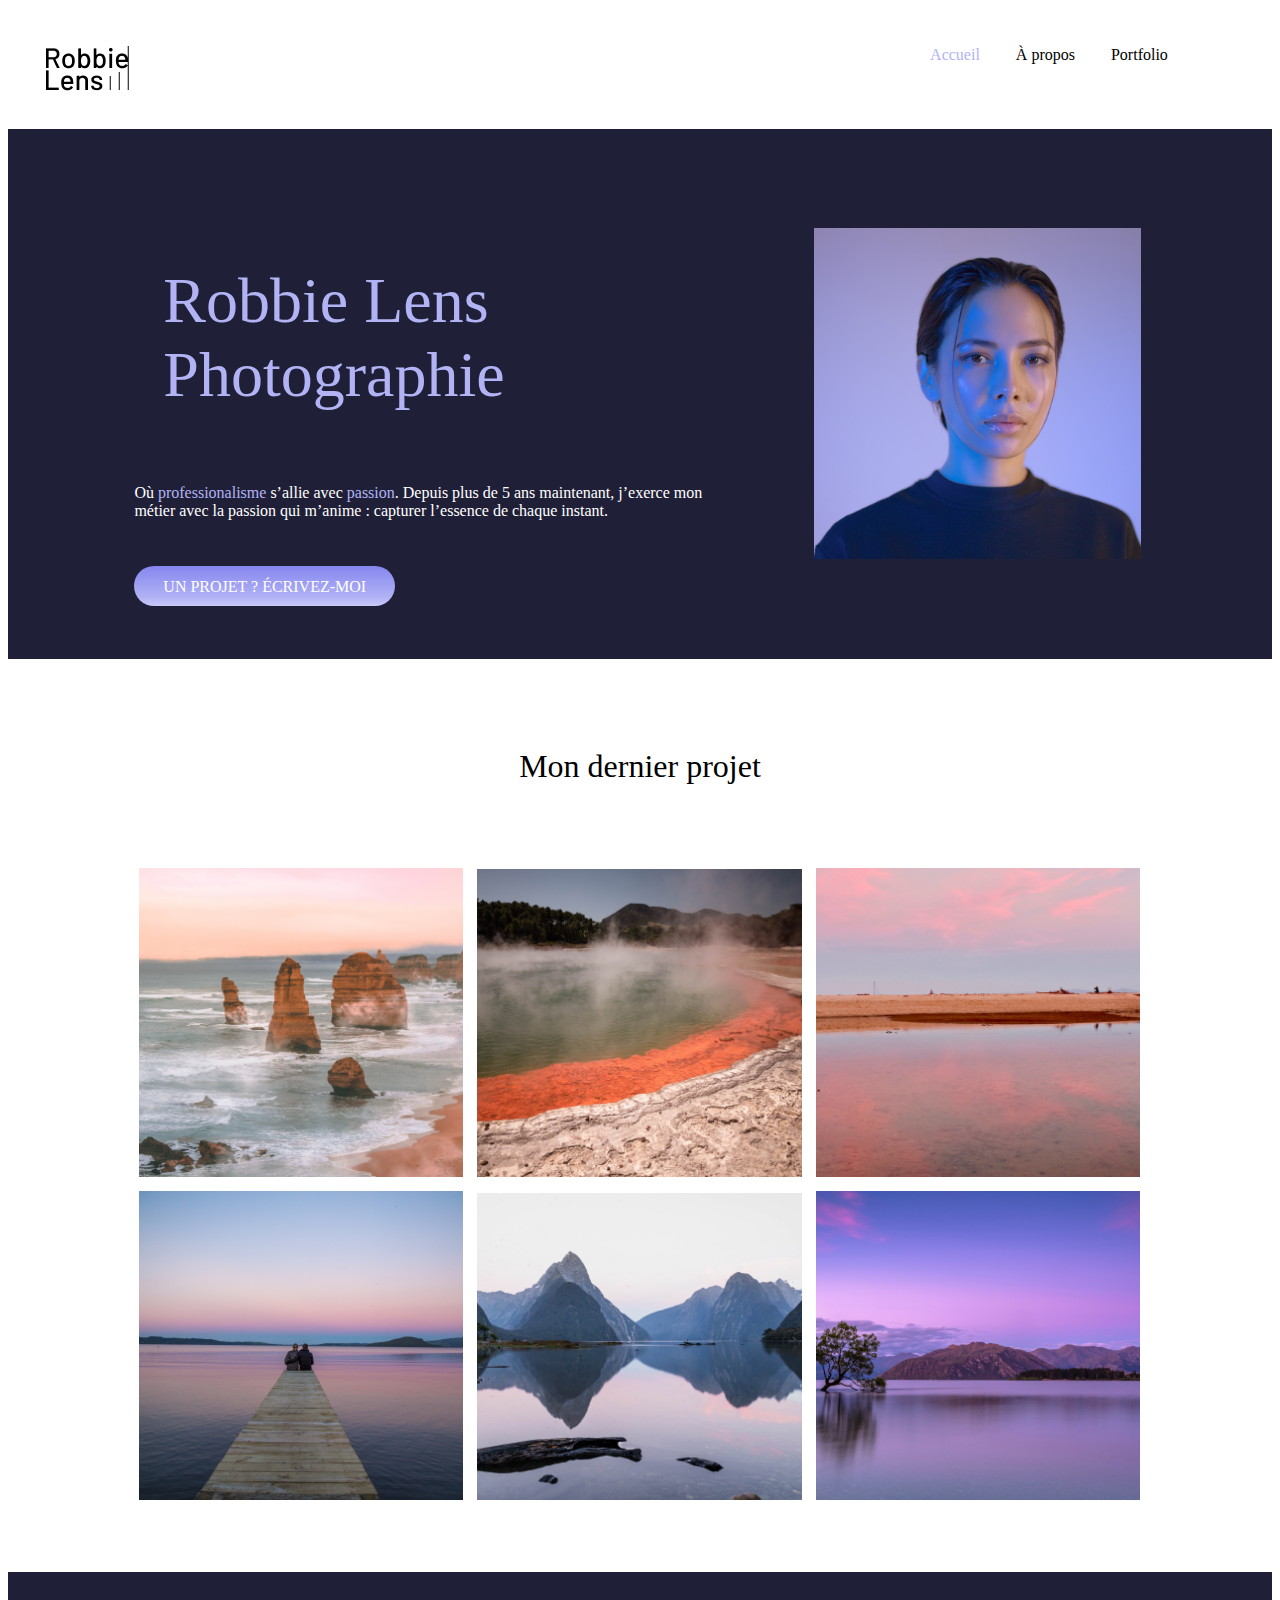
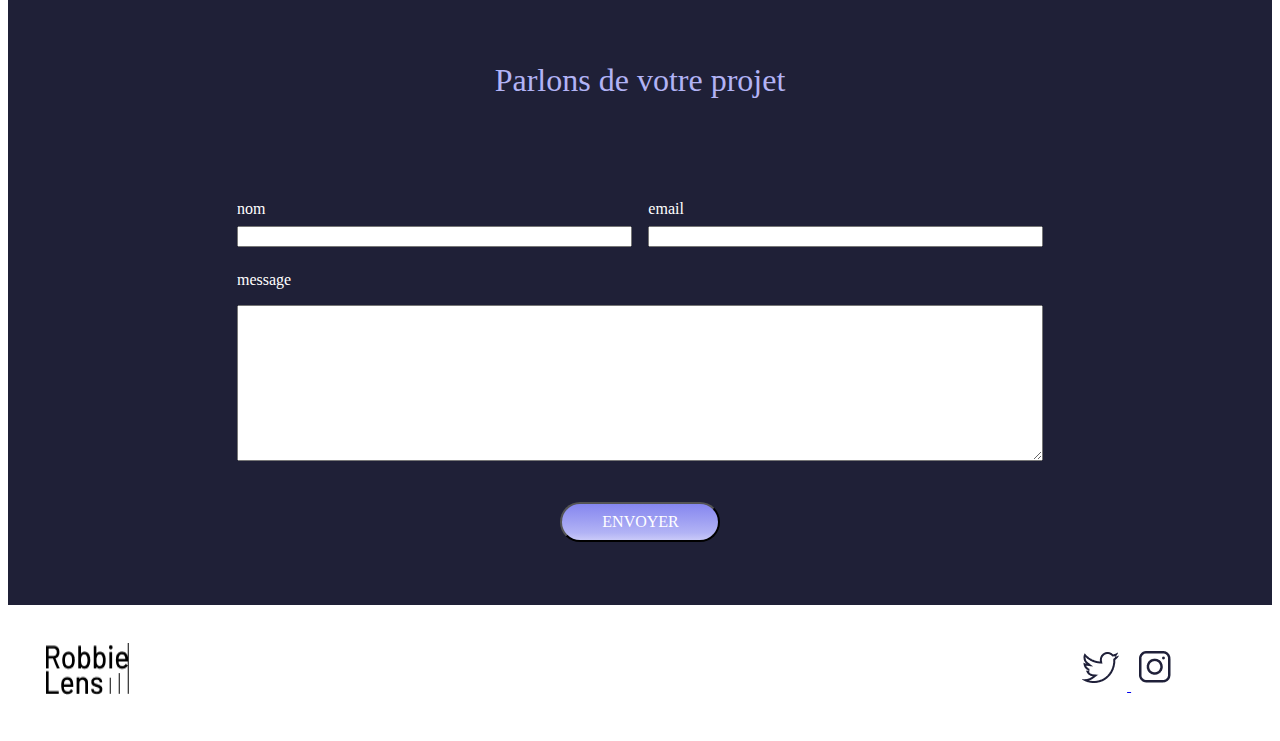
<file: index.html>
<!DOCTYPE html>
<html lang="fr">

<head>
    <meta charset="utf-8" >
    <title>Accueil - Robbie Lens Photographie</title>
    <link rel="stylesheet" href="style.css" />
</head>

<body>
    <header>
        <nav>
            <img src="images/logo.png" alt="Logo Robbie Lens" >
            <div>
                <a class="active" href="index.html">Accueil</a> <!-- ajout d'une classe .active pour modifier la couleur de l'emplacement où se trouve l'utilisateur -->
                <a href="a-propos.html">À propos</a>
                <a href="portfolio.html">Portfolio</a>
            </div>
        </nav>
    </header>
    <main>
        <section class="accueil-introduction">
            <div>
                <h1>Robbie Lens Photographie</h1>
                <p>
                    Où <em>professionalisme</em> s’allie avec <em>passion</em>. Depuis
                    plus de 5 ans maintenant, j’exerce mon métier avec la passion
                    qui m’anime : capturer l’essence de chaque instant.
                </p>
                <a href="#contact" class="cta">UN PROJET ? ÉCRIVEZ-MOI</a>
            </div>
            <img src="images/robbie-lens.png" alt="Portrait avec effet de la photographe Robbie Lens" >
        </section>
        <section class="accueil-photos">
            <h2>Mon dernier projet</h2>
            <div>
                <img src="images/accueil/element-1.png" alt="Twelve apostles - Australie" >
                <img src="images/accueil/element-2.png" alt="Wai-O-Tapu - Nouvelle-Zélande" >
                <img src="images/accueil/element-3.png" alt="Parc National d’Abel Tasman - Nouvelle-Zélande" >
            </div>
            <div>
                <img src="images/accueil/element-4.png" alt="Lac Rotorua - Nouvelle-Zélande" >
                <img src="images/accueil/element-5.png" alt="Milford Sound - Nouvelle-Zélande" >
                <img src="images/accueil/element-6.png" alt="Lac Wanaka - Nouvelle-Zélande" >
            </div>
        </section>
        <section id="contact" class="section-contact">
            <h2>Parlons de votre projet</h2>
            <form method="get" action="#">
                <div class="form-nom-email">
                    <div class="form-column">
                        <label for="nom">nom</label>
                        <input type="text" name="nom" id="nom" >
                    </div>
                    <div class="form-column">
                        <label for="email">email</label>
                        <input type="email" name="email" id="email" >
                    </div>
                </div>
                <label for="message">message</label>
                <textarea name="message" id="message" rows="10"></textarea>
                <input type="submit" value="ENVOYER" class="cta" >
            </form>
        </section>
    </main>
    <footer>
        <img src="images/logo.png" alt="Logo Robbie Lens" >
        <div>
            <a target="_blank" href="https://twitter.com/" class="lien-icone">
                <img src="images/twitter.png" alt="Logo Twitter" >
            </a>
            <a target="_blank" href="https://www.instagram.com/" class="lien-icone">
                <img src="images/instagram.png" alt="Logo Instagram" >
            </a>
        </div>
    </footer>
</body>

</html>
</file>
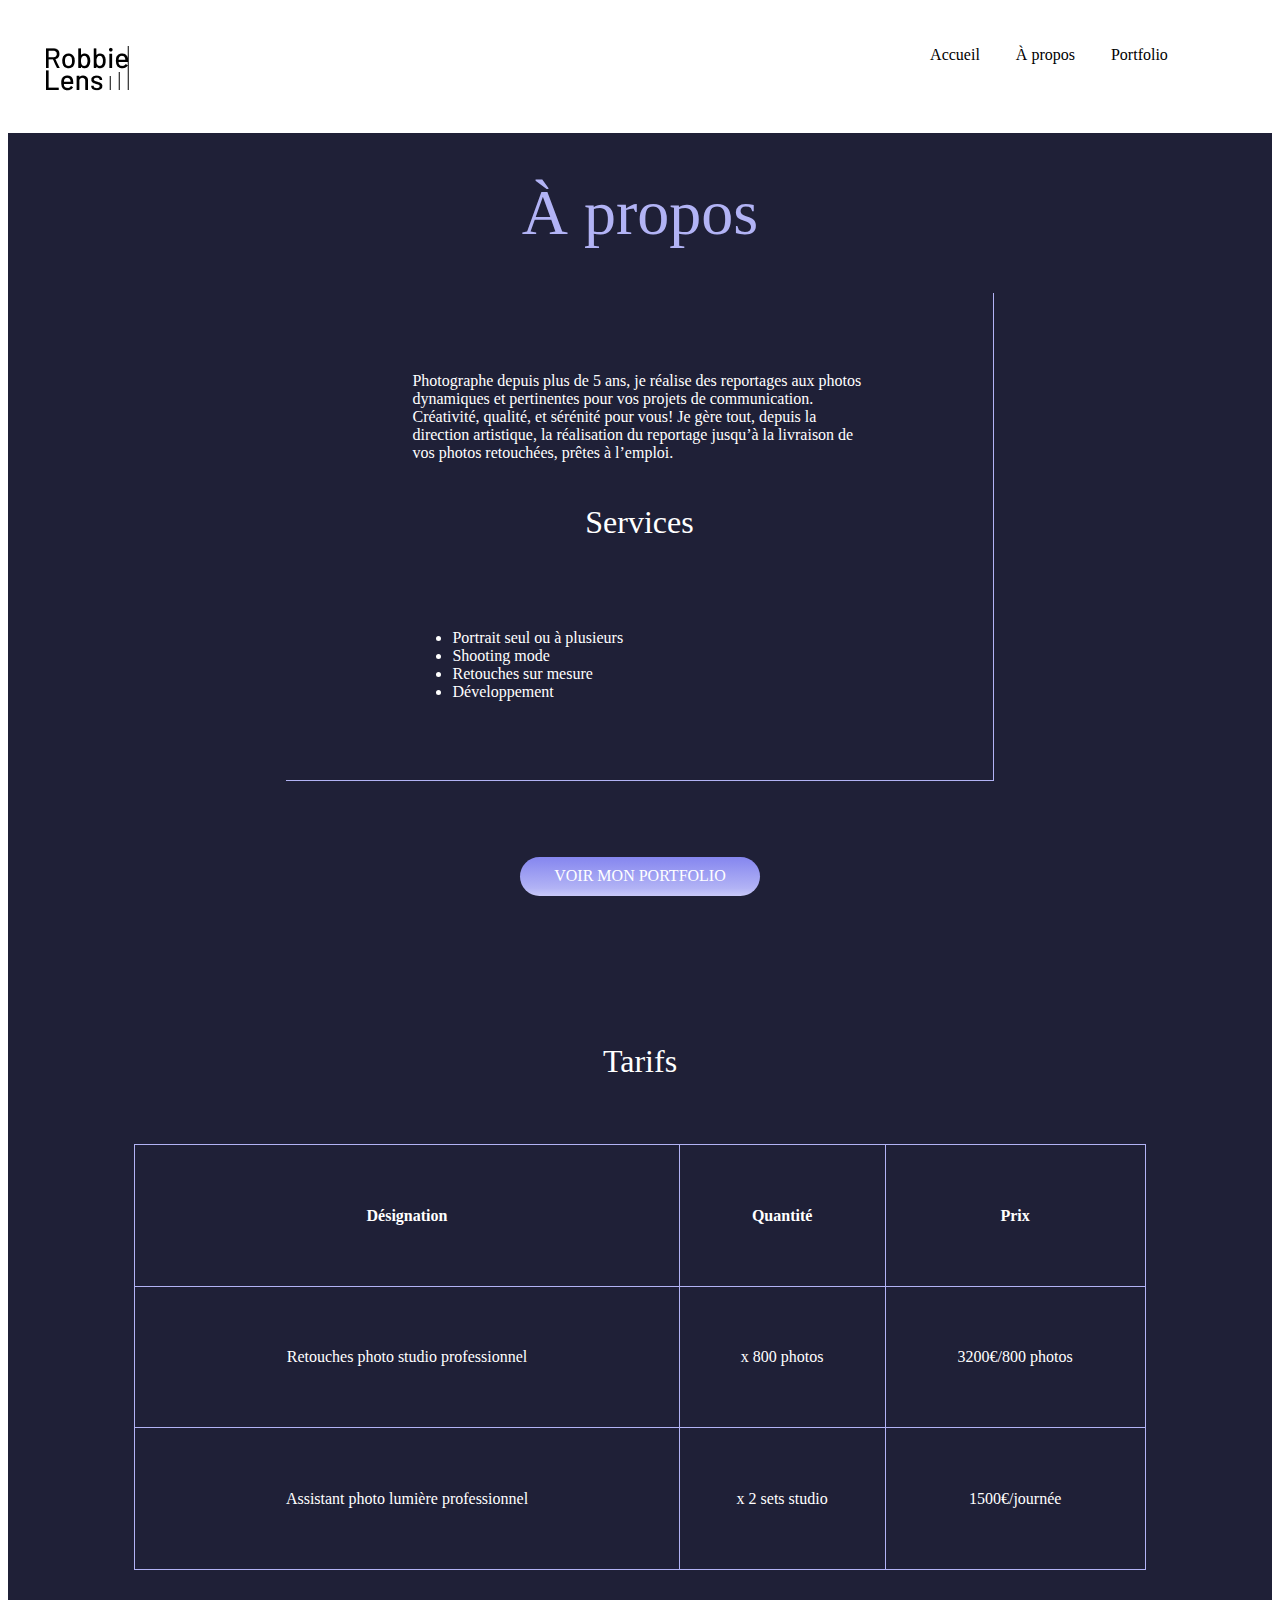
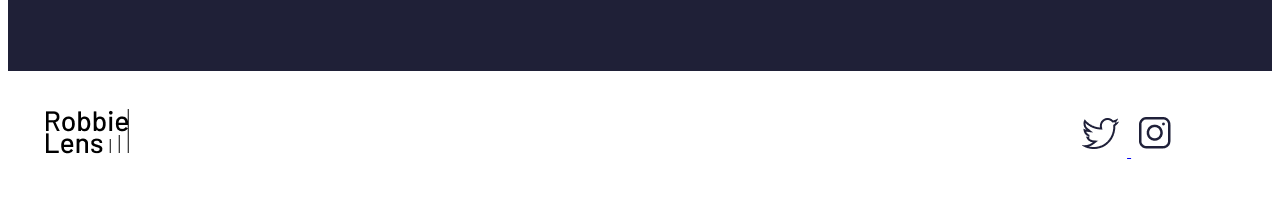
<file: a-propos.html>
<!DOCTYPE html>
<html lang="fr">

<head>
    <meta charset="utf-8" >
    <title>À propos - Robbie Lens Photographie</title>
    <link rel="stylesheet" href="style.css" />
</head>

<body>
    <header>
        <nav>
            <a href="index.html" class="lien-icone">
                <img src="images/logo.png" alt="Logo Robbie Lens" >
            </a>
            <div>
                <a href="index.html">Accueil</a>
                <a href="a-propos.html">À propos</a>
                <a href="portfolio.html">Portfolio</a>
            </div>
        </nav>
    </header>
    <main class="a-propos-main">
        <section>
            <h1>À propos</h1>
            <div class="carre-contenu">
                <p>
                    Photographe depuis plus de 5 ans, je réalise des reportages aux photos dynamiques et pertinentes
                    pour
                    vos
                    projets de communication. Créativité, qualité, et sérénité pour vous! Je gère tout, depuis la
                    direction
                    artistique, la réalisation du reportage jusqu’à la livraison de vos photos retouchées, prêtes à
                    l’emploi.
                </p>
                <h2>Services</h2>
                <ul>
                    <li>Portrait seul ou à plusieurs</li>
                    <li>Shooting mode</li>
                    <li>Retouches sur mesure</li>
                    <li>Développement</li>
                </ul>
            </div>
            <div>
                <a href="portfolio.html" class="cta">VOIR MON PORTFOLIO</a>
            </div>
        </section>
        <section>
            <h2>Tarifs</h2>
            <table>
                <thead>
                    <tr>
                        <th>Désignation</th>
                        <th>Quantité</th>
                        <th>Prix</th>
                    </tr>
                </thead>
                <tbody>
                    <tr>
                        <td>Retouches photo
                            studio professionnel</td>
                        <td>x 800 photos</td>
                        <td>3200€/800 photos</td>
                    </tr>
                    <tr>
                        <td>Assistant photo
                            lumière professionnel</td>
                        <td>x 2 sets studio</td>
                        <td>1500€/journée</td>
                    </tr>
                </tbody>
            </table>

        </section>
    </main>
    <footer>
        <a href="index.html" class="lien-icone">
            <img src="images/logo.png" alt="Logo Robbie Lens" >
        </a>
        <div>
            <a target="_blank" href="https://twitter.com/" class="lien-icone">
                <img src="images/twitter.png" alt="Logo Twitter" >
            </a>
            <a target="_blank" href="https://www.instagram.com/" class="lien-icone">
                <img src="images/instagram.png" alt="Logo Instagram" >
            </a>
        </div>
    </footer>
</body>

</html>
</file>
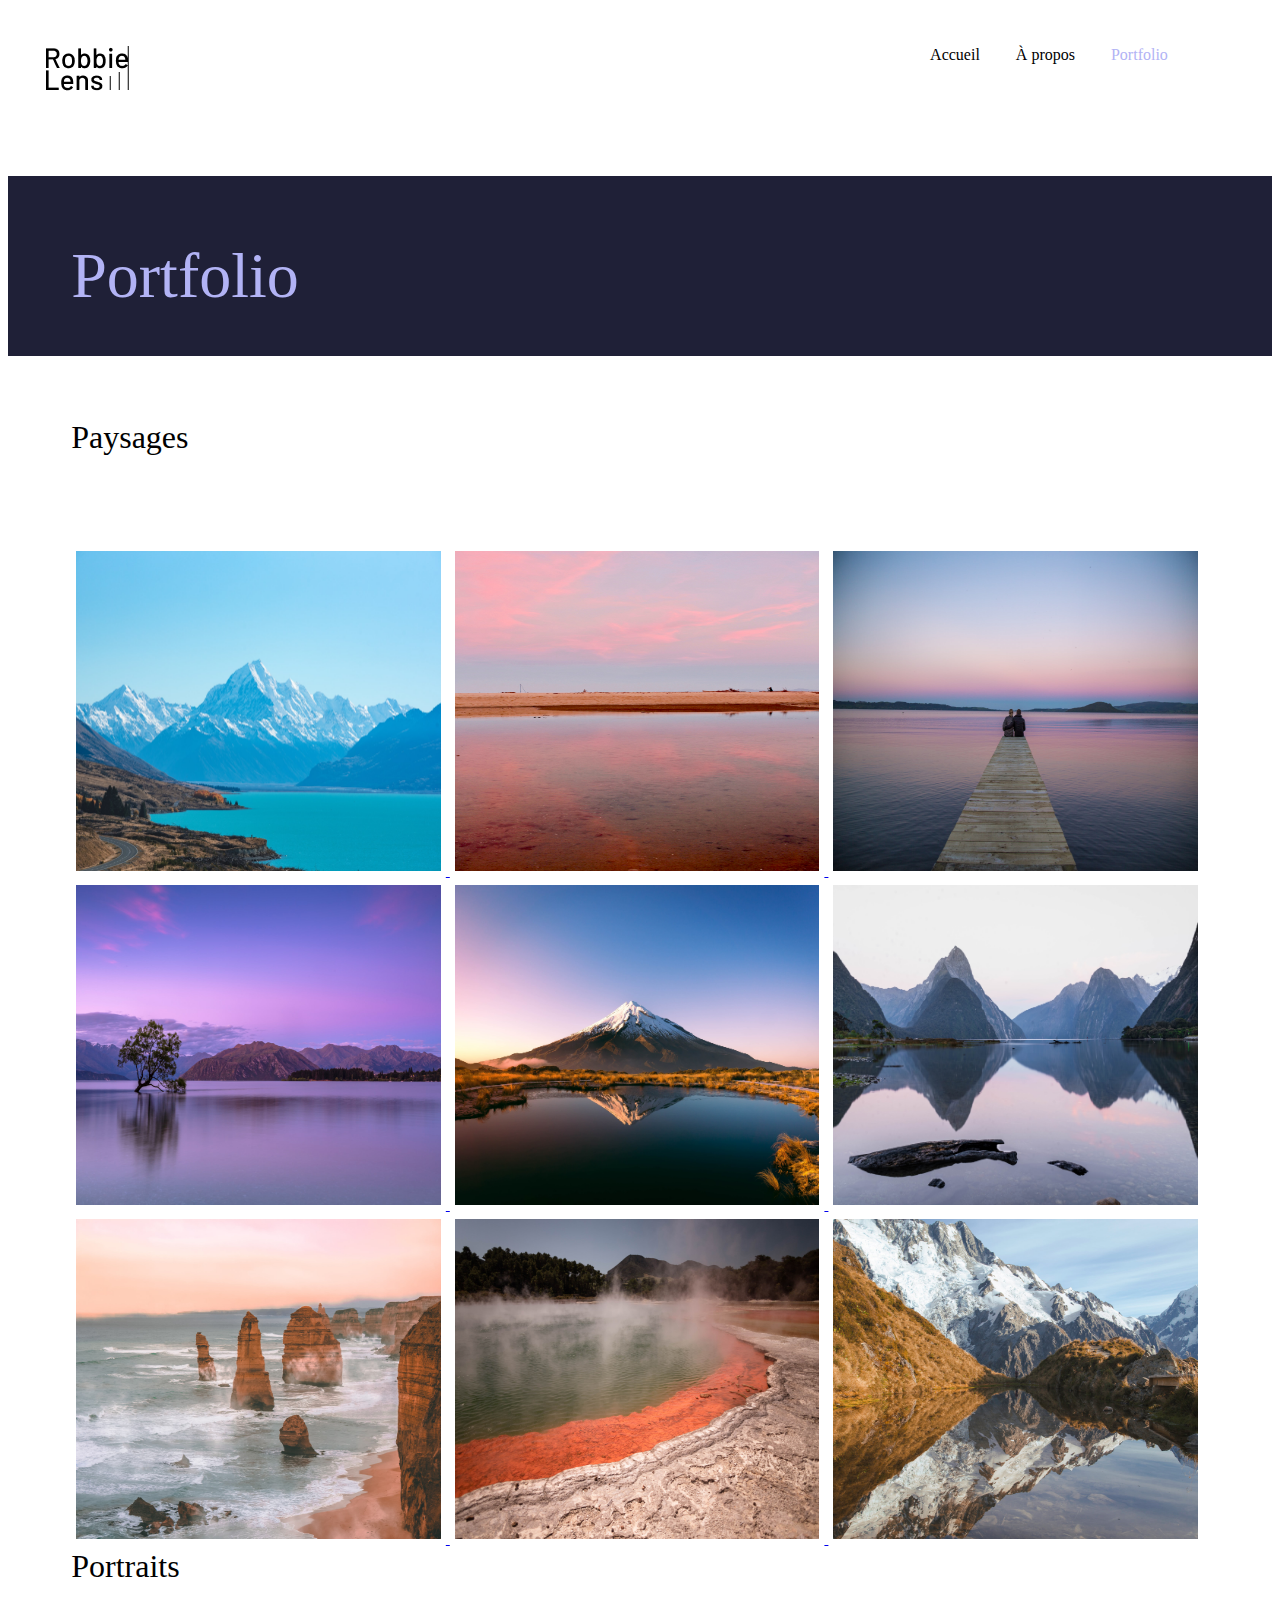
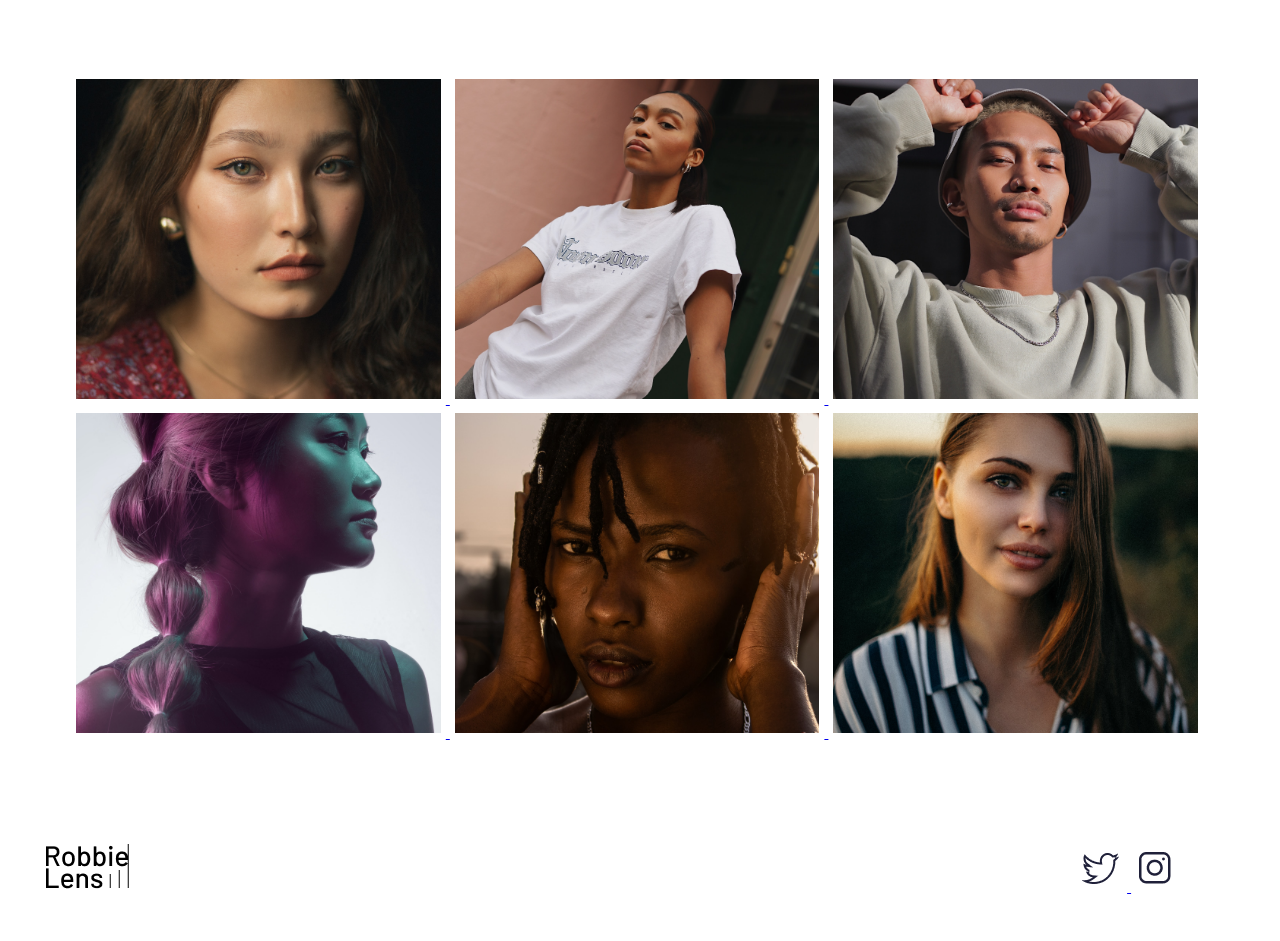
<file: portfolio.html>
<!DOCTYPE html>
<html lang="fr">

<head>
    <meta charset="utf-8" >
    <title>Portfolio - Robbie Lens Photographie</title>
    <link rel="stylesheet" href="style.css" />
</head>

<body>
    <header>
        <nav>
            <a href="index.html" class="lien-icone">
                <img src="images/logo.png" alt="Logo Robbie Lens" >
            </a>
            <div>
                <a href="index.html">Accueil</a>
                <a href="a-propos.html">À propos</a>
                <a class="active" href="portfolio.html">Portfolio</a>
            </div>
        </nav>
    </header>
    <main>
        <section>
            <h1>Portfolio</h1>
        </section>
        <section class="portfolio-section-photos">
            <h2>Paysages</h2>
            <div class="paysages">
                <a href="images/portfolio/paysage1.jpg" class="lien-conteneur-photo">
                    <img src="images/portfolio/paysage1.jpg" alt="Mont Aoraki - Nouvelle-Zélande" >
                    
                </a>
                <a href="images/portfolio/paysage2.jpg" class="lien-conteneur-photo">
                    <img src="images/portfolio/paysage2.jpg" alt="Parc National d’Abel Tasman - Nouvelle-Zélande" >
                    
                </a>
                <a href="images/portfolio/paysage3.jpg" class="lien-conteneur-photo">
                    <img src="images/portfolio/paysage3.jpg" alt="Lac Rotorua - Nouvelle-Zélande" >
                    
                </a>
                <a href="images/portfolio/paysage4.jpg" class="lien-conteneur-photo">
                    <img src="images/portfolio/paysage4.jpg" alt="Lac Wanaka - Nouvelle-Zélande" >
                    
                </a>
                <a href="images/portfolio/paysage5.jpg" class="lien-conteneur-photo">
                    <img src="images/portfolio/paysage5.jpg" alt="Mont Taranaki - Nouvelle-Zélande" >
                    
                </a>
                <a href="images/portfolio/paysage6.jpg" class="lien-conteneur-photo">
                    <img src="images/portfolio/paysage6.jpg" alt="Milford Sound - Nouvelle-Zélande" >
                    
                </a>
                <a href="images/portfolio/paysage7.jpg" class="lien-conteneur-photo">
                    <img src="images/portfolio/paysage7.jpg" alt="Twelve Apostle - Australie" >
                    
                </a>
                <a href="images/portfolio/paysage8.jpg" class="lien-conteneur-photo">
                    <img src="images/portfolio/paysage8.jpg" alt="Wai-O-Tapu - Nouvelle-Zélande" >
                    
                </a>
                <a href="images/portfolio/paysage9.jpg" class="lien-conteneur-photo">
                    <img src="images/portfolio/paysage9.jpg" alt="Mont Cook - Nouvelle Zélande" >
                    
                </a>
            </div>
            <h2>Portraits</h2>
            <div class="portraits">
                <a href="images/portfolio/portrait1.jpg" class="lien-conteneur-photo">
                    <img src="images/portfolio/portrait1.jpg" alt="Portrait jeune femme 1" >
                    
                </a>
                <a href="images/portfolio/portrait2.jpg" class="lien-conteneur-photo">
                    <img src="images/portfolio/portrait2.jpg" alt="Portrait jeune femme 2" >
                    
                </a>
                <a href="images/portfolio/portrait3.jpg" class="lien-conteneur-photo">
                    <img src="images/portfolio/portrait3.jpg" alt="Portrait jeune homme 3" >
                    
                </a>
                <a href="images/portfolio/portrait4.jpg" class="lien-conteneur-photo">
                    <img src="images/portfolio/portrait4.jpg" alt="Portrait jeune femme 4" >
                    
                </a>
                <a href="images/portfolio/portrait5.jpg" class="lien-conteneur-photo">
                    <img src="images/portfolio/portrait5.jpg" alt="Portrait jeune femme 5" >
                    
                </a>
                <a href="images/portfolio/portrait6.jpg" class="lien-conteneur-photo">
                    <img src="images/portfolio/portrait6.jpg" alt="Portrait jeune femme 6" >
                    
                </a>

            </div>
        </section>
    </main>
    <footer>
        <a href="index.html" class="lien-icone">
            <img src="images/logo.png" alt="Logo Robbie Lens" >
        </a>
        <div>
            <a target="_blank" href="https://twitter.com/" class="lien-icone">
                <img src="images/twitter.png" alt="Logo Twitter" >
            </a>
            <a target="_blank" href="https://www.instagram.com/" class="lien-icone">
                <img src="images/instagram.png" alt="Logo Instagram" >
            </a>
        </div>
    </footer>
</body>

</html>
</file>
<file: style.css>
/* $color_main: #ffecff;
$color_secondary : #000984;
$color_dark: #321f37;
$color_light: #deb2f5;
$gradient: linear-gradient(to bottom, color.adjust($color_light, $lightness: -10%)0%, $color_light 80%, color.adjust($color_light, $lightness: 5%) 100%); */
p, nav div a, td, th, .a-propos-main .cta, .accueil-introduction .cta, .section-contact form label, .section-contact .cta {
  font-family: Verdana;
  font-size: 1rem;
  font-weight: normal;
  color: white;
}

em {
  font-family: Verdana;
  font-size: 1rem;
  font-weight: normal;
  color: #b2b3f5;
}

li {
  font-family: Verdana;
  font-size: 1rem;
  font-weight: normal;
  color: white;
}

h2 {
  font-family: Verdana;
  font-size: 2rem;
  font-weight: normal;
  color: white;
}

h1 {
  font-family: Verdana;
  font-size: 4rem;
  font-weight: 400;
  color: #b2b3f5;
}

.accueil-introduction {
  display: flex;
  flex-direction: row;
  justify-content: space-around;
  align-items: center;
  padding: 5% 10% 5% 10%;
  background-color: #1F2037;
}
.accueil-introduction img {
  width: 32.2580645161%;
  padding: 5px;
  height: 37.5%;
  padding-left: 10%;
}
.accueil-introduction p, .accueil-introduction nav div a, nav div .accueil-introduction a, .accueil-introduction td, .accueil-introduction th, .accueil-introduction .section-contact form label, .section-contact form .accueil-introduction label, .accueil-introduction .cta {
  margin-bottom: 10%;
}
.accueil-introduction .cta {
  text-decoration: none;
  justify-content: center;
  width: 10em;
  height: 2.5em;
  border-radius: 1.25em;
  background: linear-gradient(to bottom, #8586ef 0%, #b2b3f5 80%, #c9c9f8 100%);
  padding: 2% 5% 2% 5%;
}

.accueil-photos {
  display: flex;
  flex-direction: column;
  justify-content: space-around;
  align-items: center;
  padding: 5% 10% 5% 10%;
  background-color: white;
}
.accueil-photos img {
  width: 32.0512820513%;
  padding: 5px;
  height: 31.25%;
}
.accueil-photos img:hover {
  transform: scale(1.1);
}
.accueil-photos h2 {
  color: black;
  padding-bottom: 5%;
}

.section-contact {
  display: flex;
  flex-direction: column;
  justify-content: space-around;
  align-items: center;
  padding: 5% 10% 5% 10%;
  background-color: #1F2037;
}
.section-contact h2 {
  color: #b2b3f5;
  padding-bottom: 5%;
}
.section-contact form {
  display: flex;
  flex-direction: column;
  justify-content: center;
}
.section-contact form .form-nom-email {
  display: flex;
  flex-direction: row;
  justify-content: space-between;
  align-items: center;
  padding: 3% 0% 3% 0%;
}
.section-contact form .form-column {
  display: flex;
  flex-direction: column;
}
.section-contact form .form-column input {
  width: 29em;
  margin-top: 2%;
}
.section-contact form textarea {
  width: 60em;
  margin: 2% 0% 5% 0%;
}
.section-contact .cta {
  align-self: center;
  text-decoration: none;
  justify-content: center;
  width: 10em;
  height: 2.5em;
  border-radius: 1.25em;
  background: linear-gradient(to bottom, #8586ef 0%, #b2b3f5 80%, #c9c9f8 100%);
  padding: 0% 5% 0% 5%;
  justify-content: center;
}

.a-propos-main {
  display: flex;
  flex-direction: column;
  align-items: center;
}
.a-propos-main section {
  width: 100%;
  display: flex;
  flex-direction: column;
  align-items: center;
}
.a-propos-main section div {
  display: flex;
  flex-wrap: nowrap;
}
.a-propos-main h1 {
  align-self: center;
  padding: 0%;
}
.a-propos-main .cta {
  display: flex;
  flex-wrap: nowrap;
  align-self: center;
  align-items: center;
  text-decoration: none;
  justify-content: center;
  width: 15em;
  height: 3.75em;
  border-radius: 1.875em;
  background: linear-gradient(to bottom, #8586ef 0%, #b2b3f5 80%, #c9c9f8 100%);
  padding: 2% 5% 2% 5%;
  height: 1.875em;
  justify-content: center;
  margin: 5% 0% 50% 0%;
}

.carre-contenu {
  display: flex;
  flex-direction: column;
  justify-content: space-around;
  align-items: left;
  padding: 5% 10% 5% 10%;
  background-color: #1F2037;
  margin: 0% 22% 5% 22%;
  border-right: 1px #b2b3f5 solid;
  border-bottom: 1px #b2b3f5 solid;
}
.carre-contenu h2 {
  align-self: center;
  padding-bottom: 10%;
}

h1 {
  padding: 5% 0% 5% 5%;
}

.portfolio-section-photos {
  width: 100%;
  background-color: white;
}
.portfolio-section-photos h2 {
  padding: 5% 0% 0% 5%;
  margin-top: -5%;
  color: black;
}
.portfolio-section-photos img:hover {
  transform: scale(1.1);
}

.paysages, .portraits {
  padding: 5% 5% 0% 5%;
}
.paysages img, .portraits img {
  width: 32.0512820513%;
  padding: 5px;
  height: 20em;
}

.portraits {
  padding-bottom: 5%;
}
.portraits img {
  -o-object-fit: cover;
     object-fit: cover;
}

header, footer {
  width: auto;
  display: flex;
  flex-direction: row;
  justify-content: space-between;
  padding: 3%;
  background-color: white;
}

nav {
  width: 100%;
  display: flex;
  flex-direction: row;
  justify-content: space-between;
}
nav div {
  width: 20em;
  justify-content: flex-end;
}
nav div a {
  text-decoration: none;
  color: black;
  padding: 5%;
}

.active {
  color: #b2b3f5;
}

main {
  width: 100%;
  height: 100%;
  background-color: #1F2037;
}

em {
  font-style: normal;
}

table {
  width: 80%;
  border-collapse: collapse;
  align-self: center;
  margin: 3% 0% 8% 0%;
}

td, th {
  width: -moz-fit-content;
  width: fit-content;
  padding: 3%;
  height: 5em;
  border: 1px #b2b3f5 solid;
  text-align: center;
}

th {
  font-weight: 700;
}

.cta:hover {
  background: white;
  color: black;
  transform: scale(1.2);
}

footer div {
  width: 10em;
  justify-content: flex-end;
}
footer div img {
  padding: 5%;
}/*# sourceMappingURL=style.css.map */
</file>
